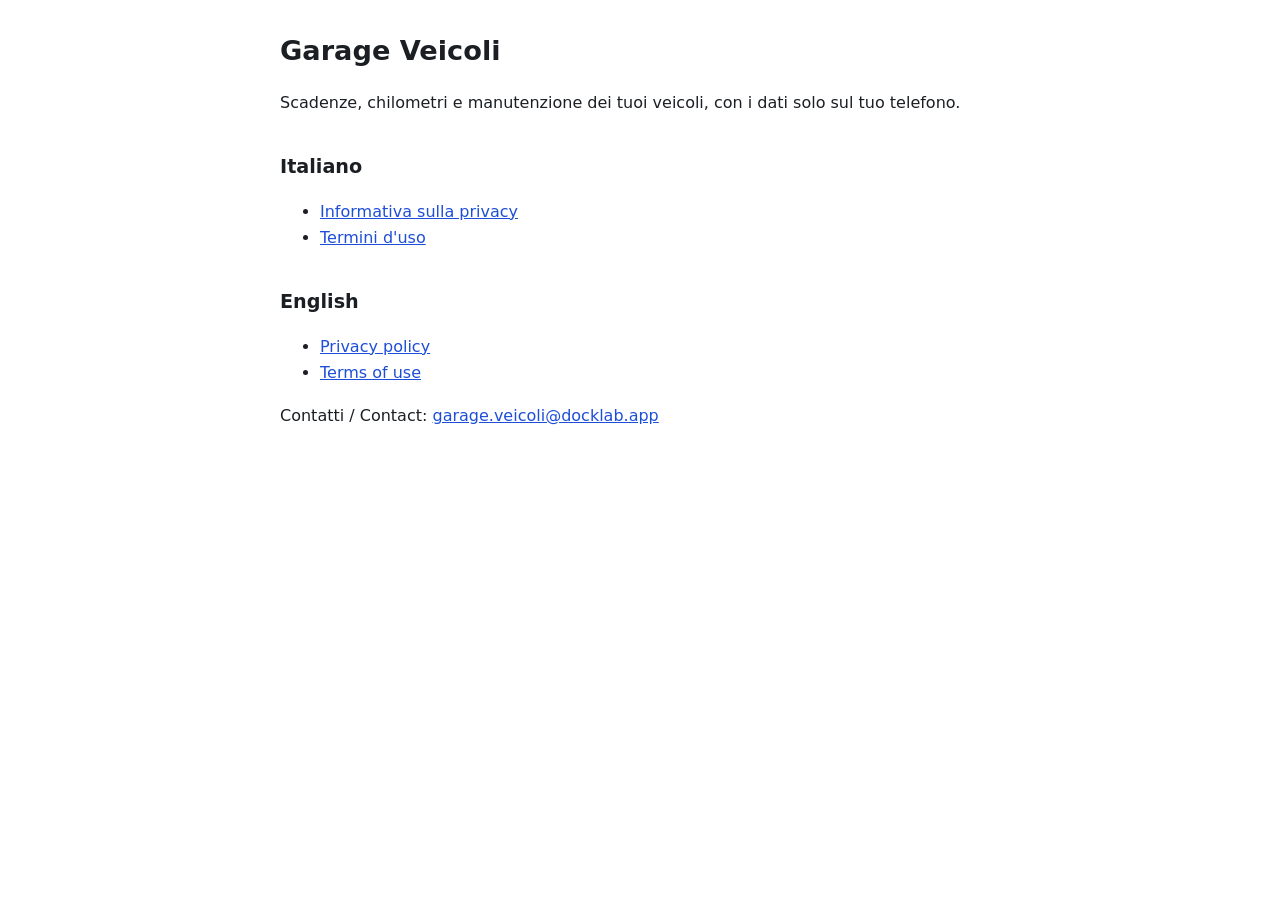
<file: index.html>
<!doctype html><html lang="it"><head><meta charset="utf-8"><meta name="viewport" content="width=device-width,initial-scale=1"><title>Garage Veicoli</title><link rel="stylesheet" href="style.css"></head><body>
<h1>Garage Veicoli</h1>
<p>Scadenze, chilometri e manutenzione dei tuoi veicoli, con i dati solo sul tuo telefono.</p>
<h2>Italiano</h2><ul><li><a href="privacy.html">Informativa sulla privacy</a></li><li><a href="terms.html">Termini d'uso</a></li></ul>
<h2>English</h2><ul><li><a href="en/privacy.html">Privacy policy</a></li><li><a href="en/terms.html">Terms of use</a></li></ul>
<p>Contatti / Contact: <a href="mailto:garage.veicoli@docklab.app">garage.veicoli@docklab.app</a></p></body></html>
</file>
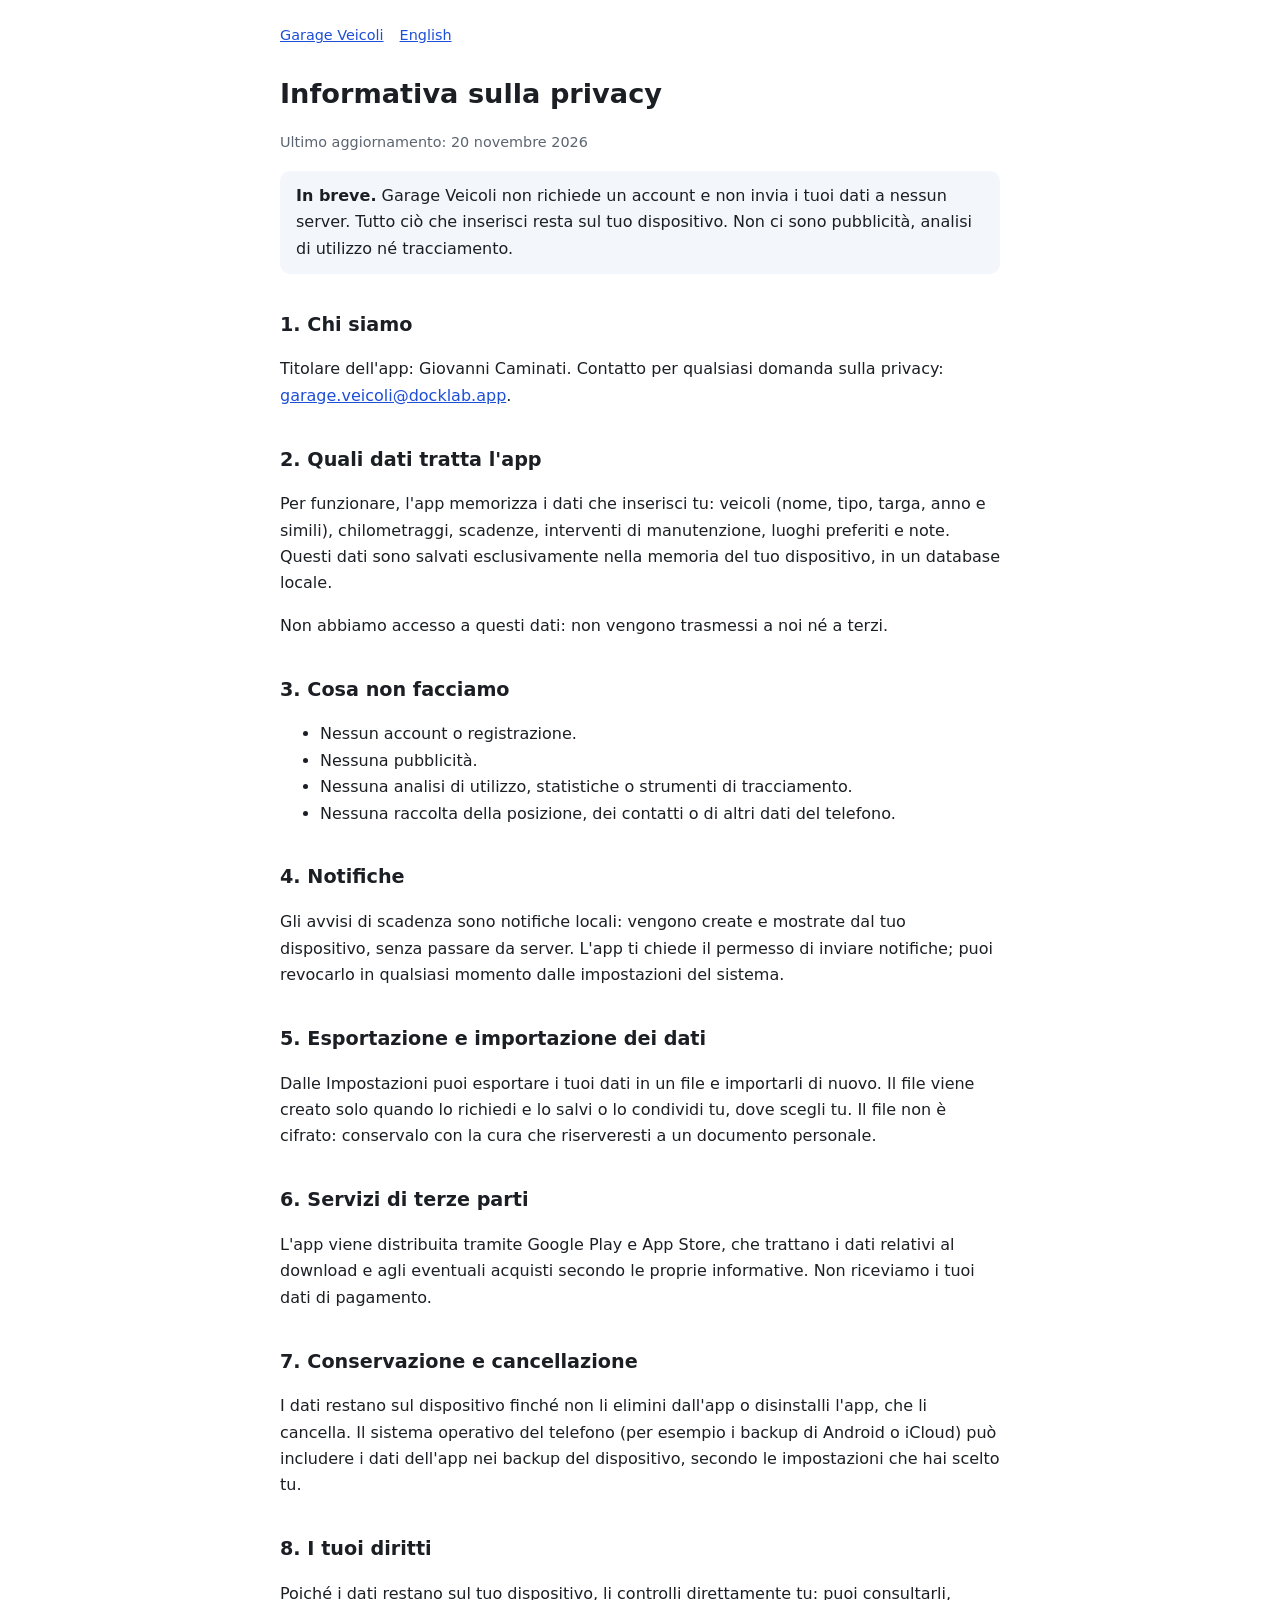
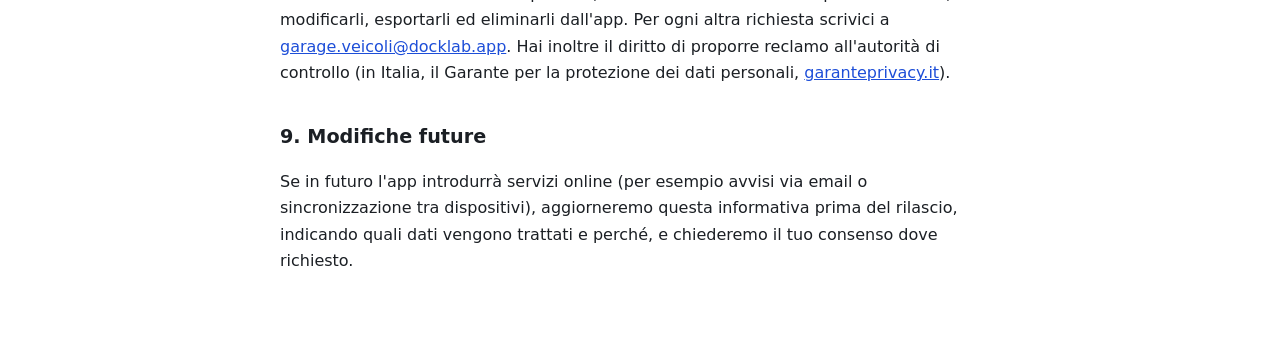
<file: privacy.html>
<!doctype html><html lang="it"><head><meta charset="utf-8"><meta name="viewport" content="width=device-width,initial-scale=1"><title>Informativa sulla privacy – Garage Veicoli</title><link rel="stylesheet" href="style.css"></head><body><nav><a href="index.html">Garage Veicoli</a><a href="en/privacy.html">English</a></nav><h1>Informativa sulla privacy</h1><p class="meta">Ultimo aggiornamento: 20 novembre 2026</p>
<div class="box"><strong>In breve.</strong> Garage Veicoli non richiede un account e non invia i tuoi dati a nessun server. Tutto ciò che inserisci resta sul tuo dispositivo. Non ci sono pubblicità, analisi di utilizzo né tracciamento.</div>
<h2>1. Chi siamo</h2>
<p>Titolare dell'app: Giovanni Caminati. Contatto per qualsiasi domanda sulla privacy: <a href="mailto:garage.veicoli@docklab.app">garage.veicoli@docklab.app</a>.</p>
<h2>2. Quali dati tratta l'app</h2>
<p>Per funzionare, l'app memorizza i dati che inserisci tu: veicoli (nome, tipo, targa, anno e simili), chilometraggi, scadenze, interventi di manutenzione, luoghi preferiti e note. Questi dati sono salvati esclusivamente nella memoria del tuo dispositivo, in un database locale.</p>
<p>Non abbiamo accesso a questi dati: non vengono trasmessi a noi né a terzi.</p>
<h2>3. Cosa non facciamo</h2>
<ul><li>Nessun account o registrazione.</li><li>Nessuna pubblicità.</li><li>Nessuna analisi di utilizzo, statistiche o strumenti di tracciamento.</li><li>Nessuna raccolta della posizione, dei contatti o di altri dati del telefono.</li></ul>
<h2>4. Notifiche</h2>
<p>Gli avvisi di scadenza sono notifiche locali: vengono create e mostrate dal tuo dispositivo, senza passare da server. L'app ti chiede il permesso di inviare notifiche; puoi revocarlo in qualsiasi momento dalle impostazioni del sistema.</p>
<h2>5. Esportazione e importazione dei dati</h2>
<p>Dalle Impostazioni puoi esportare i tuoi dati in un file e importarli di nuovo. Il file viene creato solo quando lo richiedi e lo salvi o lo condividi tu, dove scegli tu. Il file non è cifrato: conservalo con la cura che riserveresti a un documento personale.</p>
<h2>6. Servizi di terze parti</h2>
<p>L'app viene distribuita tramite Google Play e App Store, che trattano i dati relativi al download e agli eventuali acquisti secondo le proprie informative. Non riceviamo i tuoi dati di pagamento.</p>
<h2>7. Conservazione e cancellazione</h2>
<p>I dati restano sul dispositivo finché non li elimini dall'app o disinstalli l'app, che li cancella. Il sistema operativo del telefono (per esempio i backup di Android o iCloud) può includere i dati dell'app nei backup del dispositivo, secondo le impostazioni che hai scelto tu.</p>
<h2>8. I tuoi diritti</h2>
<p>Poiché i dati restano sul tuo dispositivo, li controlli direttamente tu: puoi consultarli, modificarli, esportarli ed eliminarli dall'app. Per ogni altra richiesta scrivici a <a href="mailto:garage.veicoli@docklab.app">garage.veicoli@docklab.app</a>. Hai inoltre il diritto di proporre reclamo all'autorità di controllo (in Italia, il Garante per la protezione dei dati personali, <a href="https://www.garanteprivacy.it">garanteprivacy.it</a>).</p>
<h2>9. Modifiche future</h2>
<p>Se in futuro l'app introdurrà servizi online (per esempio avvisi via email o sincronizzazione tra dispositivi), aggiorneremo questa informativa prima del rilascio, indicando quali dati vengono trattati e perché, e chiederemo il tuo consenso dove richiesto.</p>
</body></html>
</file>
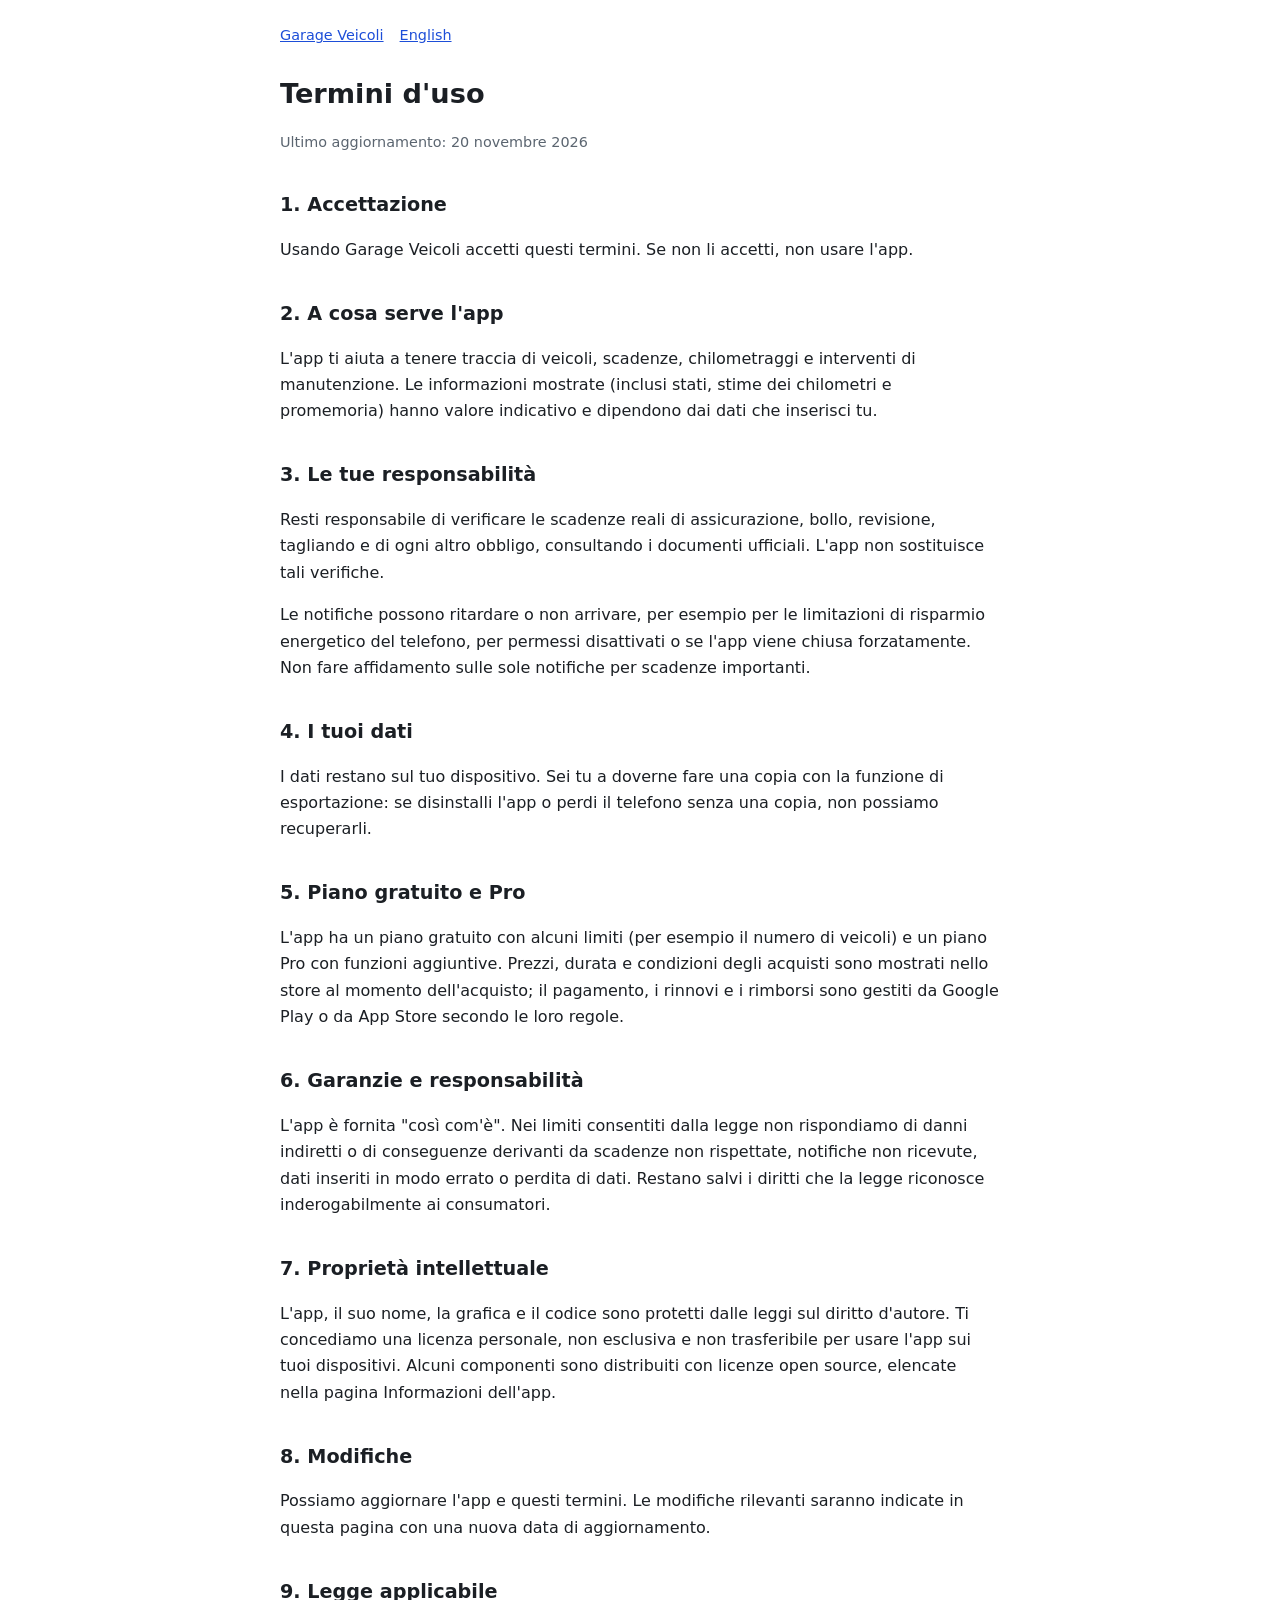
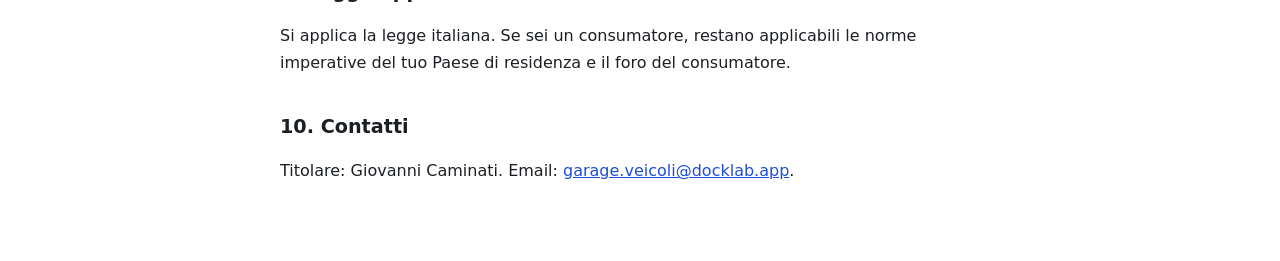
<file: terms.html>
<!doctype html><html lang="it"><head><meta charset="utf-8"><meta name="viewport" content="width=device-width,initial-scale=1"><title>Termini d'uso – Garage Veicoli</title><link rel="stylesheet" href="style.css"></head><body><nav><a href="index.html">Garage Veicoli</a><a href="en/terms.html">English</a></nav><h1>Termini d'uso</h1><p class="meta">Ultimo aggiornamento: 20 novembre 2026</p>
<h2>1. Accettazione</h2>
<p>Usando Garage Veicoli accetti questi termini. Se non li accetti, non usare l'app.</p>
<h2>2. A cosa serve l'app</h2>
<p>L'app ti aiuta a tenere traccia di veicoli, scadenze, chilometraggi e interventi di manutenzione. Le informazioni mostrate (inclusi stati, stime dei chilometri e promemoria) hanno valore indicativo e dipendono dai dati che inserisci tu.</p>
<h2>3. Le tue responsabilità</h2>
<p>Resti responsabile di verificare le scadenze reali di assicurazione, bollo, revisione, tagliando e di ogni altro obbligo, consultando i documenti ufficiali. L'app non sostituisce tali verifiche.</p>
<p>Le notifiche possono ritardare o non arrivare, per esempio per le limitazioni di risparmio energetico del telefono, per permessi disattivati o se l'app viene chiusa forzatamente. Non fare affidamento sulle sole notifiche per scadenze importanti.</p>
<h2>4. I tuoi dati</h2>
<p>I dati restano sul tuo dispositivo. Sei tu a doverne fare una copia con la funzione di esportazione: se disinstalli l'app o perdi il telefono senza una copia, non possiamo recuperarli.</p>
<h2>5. Piano gratuito e Pro</h2>
<p>L'app ha un piano gratuito con alcuni limiti (per esempio il numero di veicoli) e un piano Pro con funzioni aggiuntive. Prezzi, durata e condizioni degli acquisti sono mostrati nello store al momento dell'acquisto; il pagamento, i rinnovi e i rimborsi sono gestiti da Google Play o da App Store secondo le loro regole.</p>
<h2>6. Garanzie e responsabilità</h2>
<p>L'app è fornita "così com'è". Nei limiti consentiti dalla legge non rispondiamo di danni indiretti o di conseguenze derivanti da scadenze non rispettate, notifiche non ricevute, dati inseriti in modo errato o perdita di dati. Restano salvi i diritti che la legge riconosce inderogabilmente ai consumatori.</p>
<h2>7. Proprietà intellettuale</h2>
<p>L'app, il suo nome, la grafica e il codice sono protetti dalle leggi sul diritto d'autore. Ti concediamo una licenza personale, non esclusiva e non trasferibile per usare l'app sui tuoi dispositivi. Alcuni componenti sono distribuiti con licenze open source, elencate nella pagina Informazioni dell'app.</p>
<h2>8. Modifiche</h2>
<p>Possiamo aggiornare l'app e questi termini. Le modifiche rilevanti saranno indicate in questa pagina con una nuova data di aggiornamento.</p>
<h2>9. Legge applicabile</h2>
<p>Si applica la legge italiana. Se sei un consumatore, restano applicabili le norme imperative del tuo Paese di residenza e il foro del consumatore.</p>
<h2>10. Contatti</h2>
<p>Titolare: Giovanni Caminati. Email: <a href="mailto:garage.veicoli@docklab.app">garage.veicoli@docklab.app</a>.</p>
</body></html>
</file>
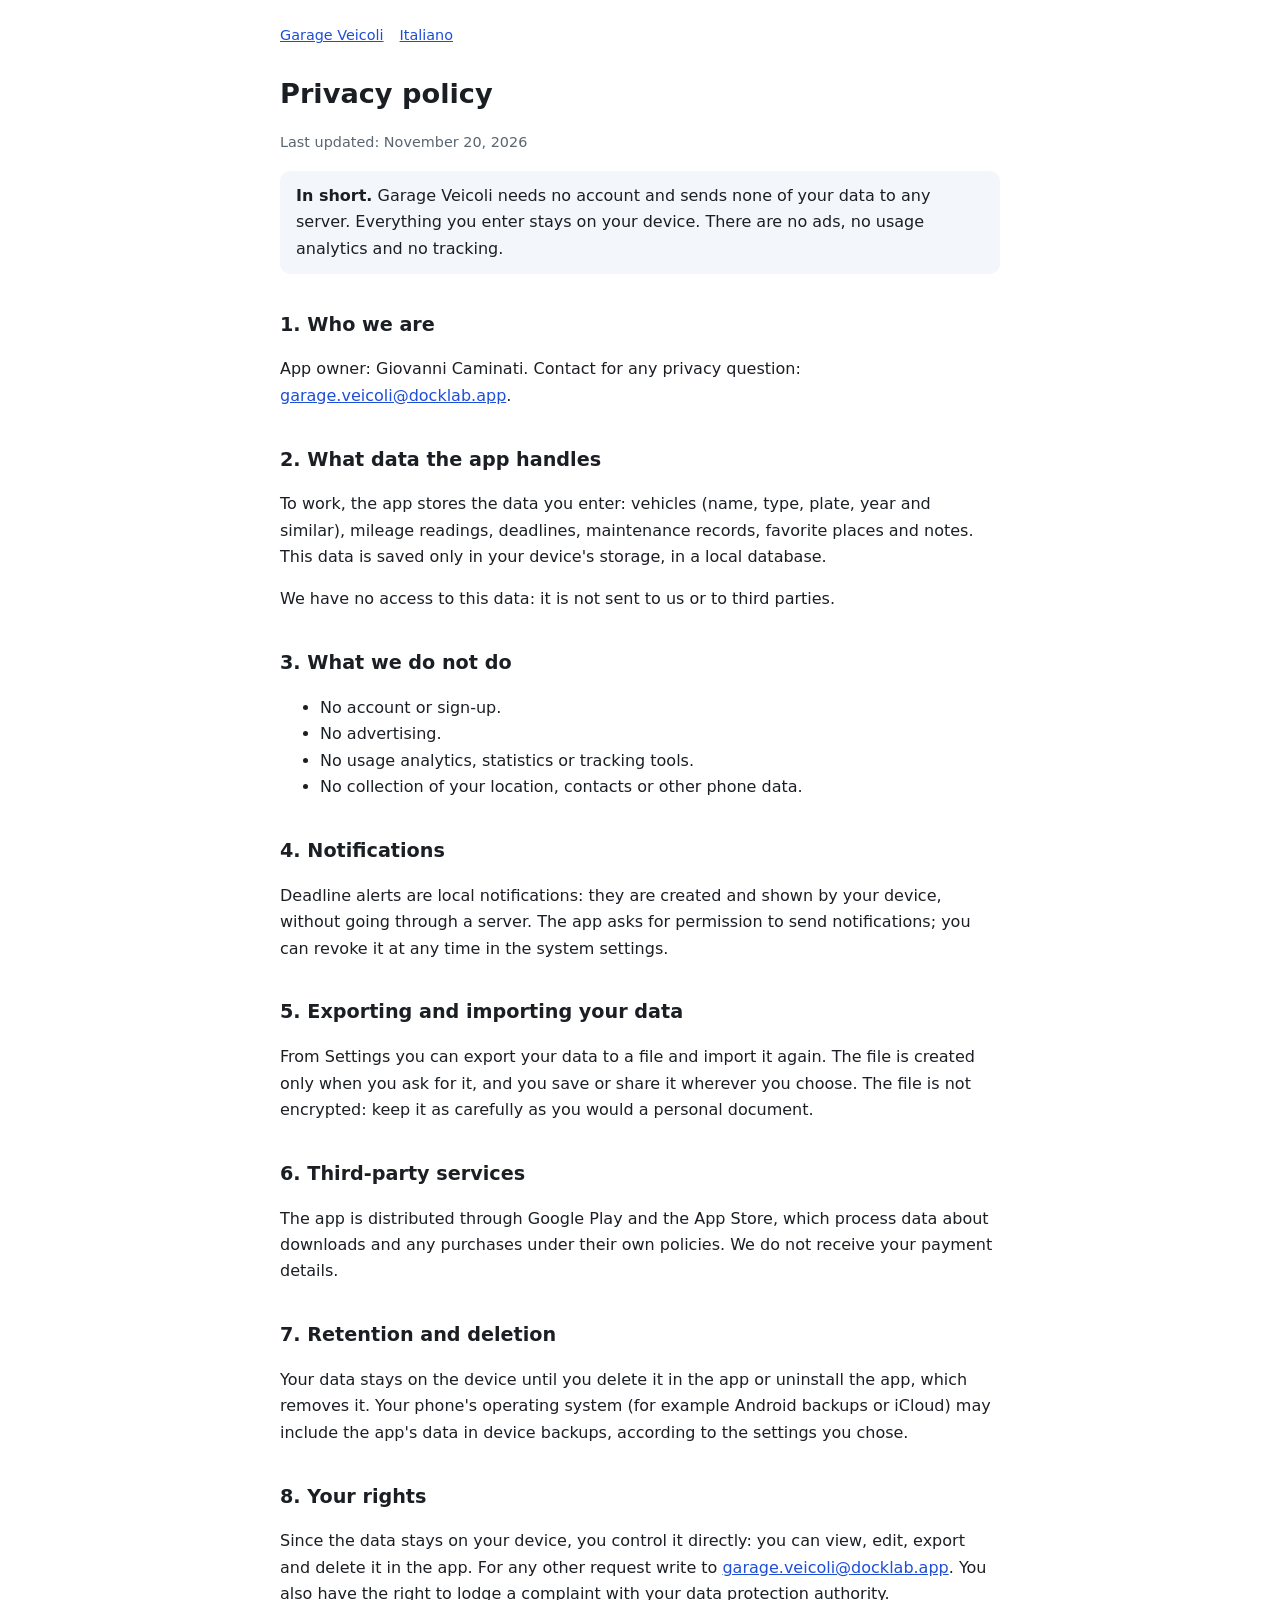
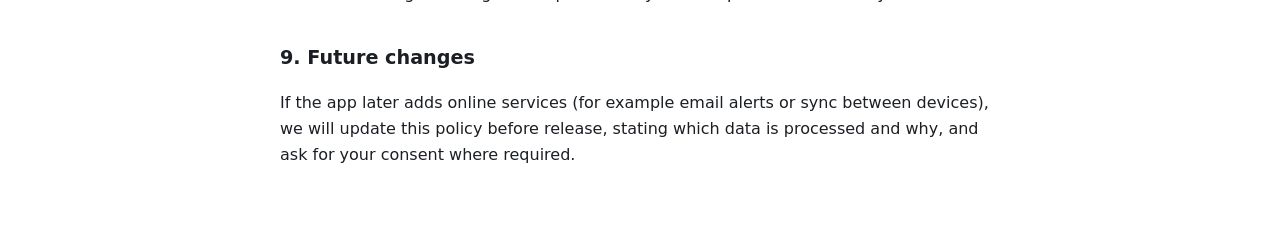
<file: en/privacy.html>
<!doctype html><html lang="en"><head><meta charset="utf-8"><meta name="viewport" content="width=device-width,initial-scale=1"><title>Privacy policy – Garage Veicoli</title><link rel="stylesheet" href="../style.css"></head><body><nav><a href="../index.html">Garage Veicoli</a><a href="../privacy.html">Italiano</a></nav><h1>Privacy policy</h1><p class="meta">Last updated: November 20, 2026</p>
<div class="box"><strong>In short.</strong> Garage Veicoli needs no account and sends none of your data to any server. Everything you enter stays on your device. There are no ads, no usage analytics and no tracking.</div>
<h2>1. Who we are</h2>
<p>App owner: Giovanni Caminati. Contact for any privacy question: <a href="mailto:garage.veicoli@docklab.app">garage.veicoli@docklab.app</a>.</p>
<h2>2. What data the app handles</h2>
<p>To work, the app stores the data you enter: vehicles (name, type, plate, year and similar), mileage readings, deadlines, maintenance records, favorite places and notes. This data is saved only in your device's storage, in a local database.</p>
<p>We have no access to this data: it is not sent to us or to third parties.</p>
<h2>3. What we do not do</h2>
<ul><li>No account or sign-up.</li><li>No advertising.</li><li>No usage analytics, statistics or tracking tools.</li><li>No collection of your location, contacts or other phone data.</li></ul>
<h2>4. Notifications</h2>
<p>Deadline alerts are local notifications: they are created and shown by your device, without going through a server. The app asks for permission to send notifications; you can revoke it at any time in the system settings.</p>
<h2>5. Exporting and importing your data</h2>
<p>From Settings you can export your data to a file and import it again. The file is created only when you ask for it, and you save or share it wherever you choose. The file is not encrypted: keep it as carefully as you would a personal document.</p>
<h2>6. Third-party services</h2>
<p>The app is distributed through Google Play and the App Store, which process data about downloads and any purchases under their own policies. We do not receive your payment details.</p>
<h2>7. Retention and deletion</h2>
<p>Your data stays on the device until you delete it in the app or uninstall the app, which removes it. Your phone's operating system (for example Android backups or iCloud) may include the app's data in device backups, according to the settings you chose.</p>
<h2>8. Your rights</h2>
<p>Since the data stays on your device, you control it directly: you can view, edit, export and delete it in the app. For any other request write to <a href="mailto:garage.veicoli@docklab.app">garage.veicoli@docklab.app</a>. You also have the right to lodge a complaint with your data protection authority.</p>
<h2>9. Future changes</h2>
<p>If the app later adds online services (for example email alerts or sync between devices), we will update this policy before release, stating which data is processed and why, and ask for your consent where required.</p>
</body></html>
</file>
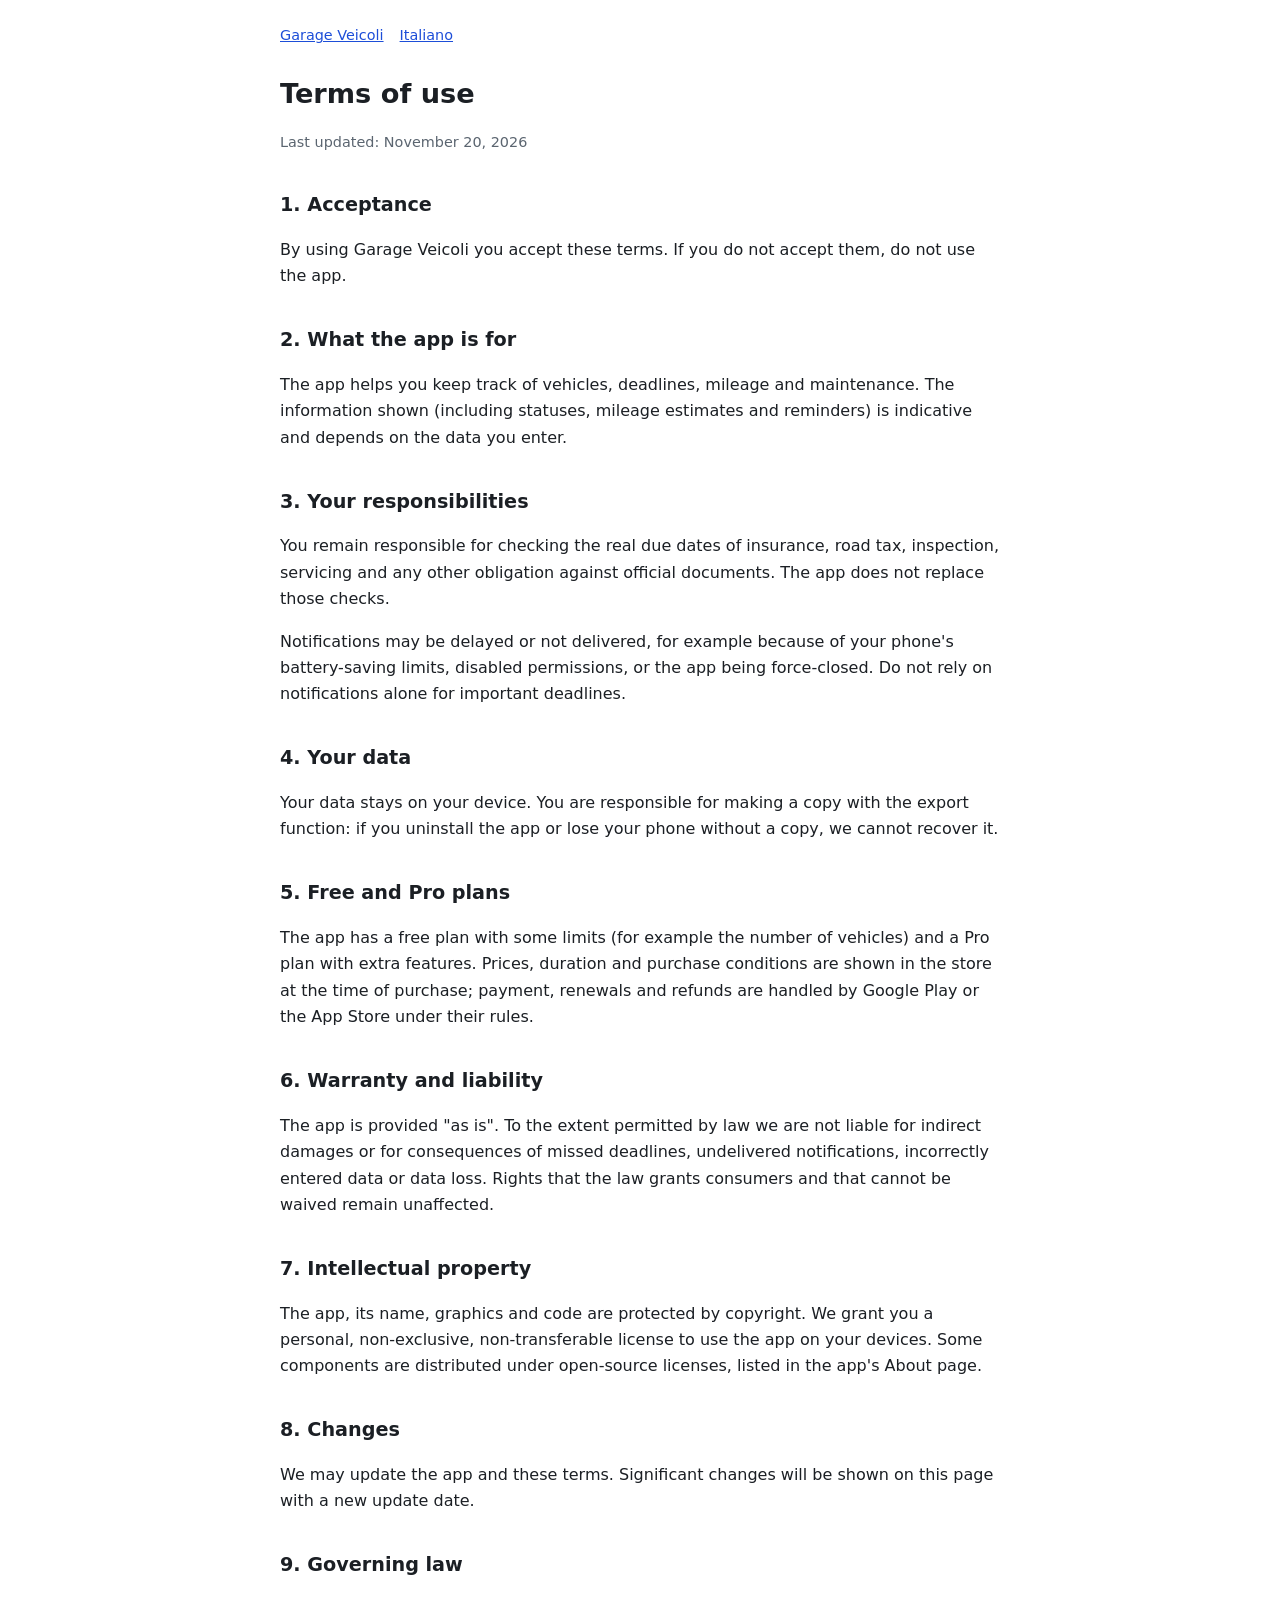
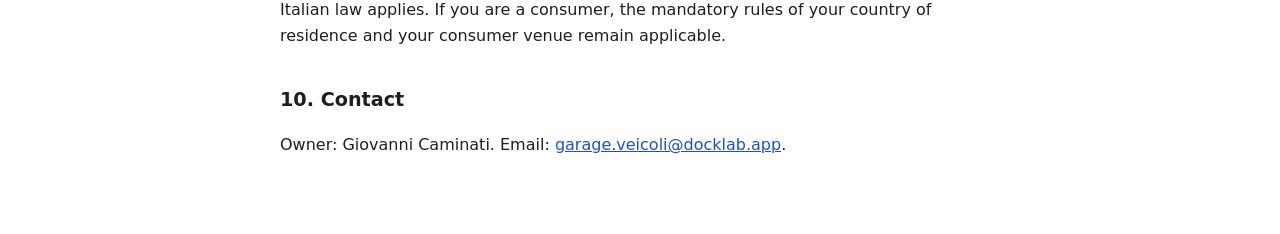
<file: en/terms.html>
<!doctype html><html lang="en"><head><meta charset="utf-8"><meta name="viewport" content="width=device-width,initial-scale=1"><title>Terms of use – Garage Veicoli</title><link rel="stylesheet" href="../style.css"></head><body><nav><a href="../index.html">Garage Veicoli</a><a href="../terms.html">Italiano</a></nav><h1>Terms of use</h1><p class="meta">Last updated: November 20, 2026</p>
<h2>1. Acceptance</h2>
<p>By using Garage Veicoli you accept these terms. If you do not accept them, do not use the app.</p>
<h2>2. What the app is for</h2>
<p>The app helps you keep track of vehicles, deadlines, mileage and maintenance. The information shown (including statuses, mileage estimates and reminders) is indicative and depends on the data you enter.</p>
<h2>3. Your responsibilities</h2>
<p>You remain responsible for checking the real due dates of insurance, road tax, inspection, servicing and any other obligation against official documents. The app does not replace those checks.</p>
<p>Notifications may be delayed or not delivered, for example because of your phone's battery-saving limits, disabled permissions, or the app being force-closed. Do not rely on notifications alone for important deadlines.</p>
<h2>4. Your data</h2>
<p>Your data stays on your device. You are responsible for making a copy with the export function: if you uninstall the app or lose your phone without a copy, we cannot recover it.</p>
<h2>5. Free and Pro plans</h2>
<p>The app has a free plan with some limits (for example the number of vehicles) and a Pro plan with extra features. Prices, duration and purchase conditions are shown in the store at the time of purchase; payment, renewals and refunds are handled by Google Play or the App Store under their rules.</p>
<h2>6. Warranty and liability</h2>
<p>The app is provided "as is". To the extent permitted by law we are not liable for indirect damages or for consequences of missed deadlines, undelivered notifications, incorrectly entered data or data loss. Rights that the law grants consumers and that cannot be waived remain unaffected.</p>
<h2>7. Intellectual property</h2>
<p>The app, its name, graphics and code are protected by copyright. We grant you a personal, non-exclusive, non-transferable license to use the app on your devices. Some components are distributed under open-source licenses, listed in the app's About page.</p>
<h2>8. Changes</h2>
<p>We may update the app and these terms. Significant changes will be shown on this page with a new update date.</p>
<h2>9. Governing law</h2>
<p>Italian law applies. If you are a consumer, the mandatory rules of your country of residence and your consumer venue remain applicable.</p>
<h2>10. Contact</h2>
<p>Owner: Giovanni Caminati. Email: <a href="mailto:garage.veicoli@docklab.app">garage.veicoli@docklab.app</a>.</p>
</body></html>
</file>
<file: style.css>
body{font-family:system-ui,-apple-system,Segoe UI,Roboto,sans-serif;line-height:1.65;max-width:720px;margin:0 auto;padding:24px 20px 60px;color:#1b1f24;background:#fff}
h1{font-size:1.7rem;margin:.2em 0 .1em}h2{font-size:1.2rem;margin:1.8em 0 .4em}
p,li{font-size:1rem}.meta{color:#5b6570;font-size:.9rem}a{color:#1d4ed8}
nav{font-size:.9rem;margin-bottom:1.5rem}nav a{margin-right:1rem}
.box{background:#f3f6fb;border-radius:10px;padding:12px 16px;margin:1rem 0}
@media(prefers-color-scheme:dark){body{background:#12161c;color:#e6e9ee}.meta{color:#9aa5b1}a{color:#8ab4ff}.box{background:#1b222c}}
</file>
